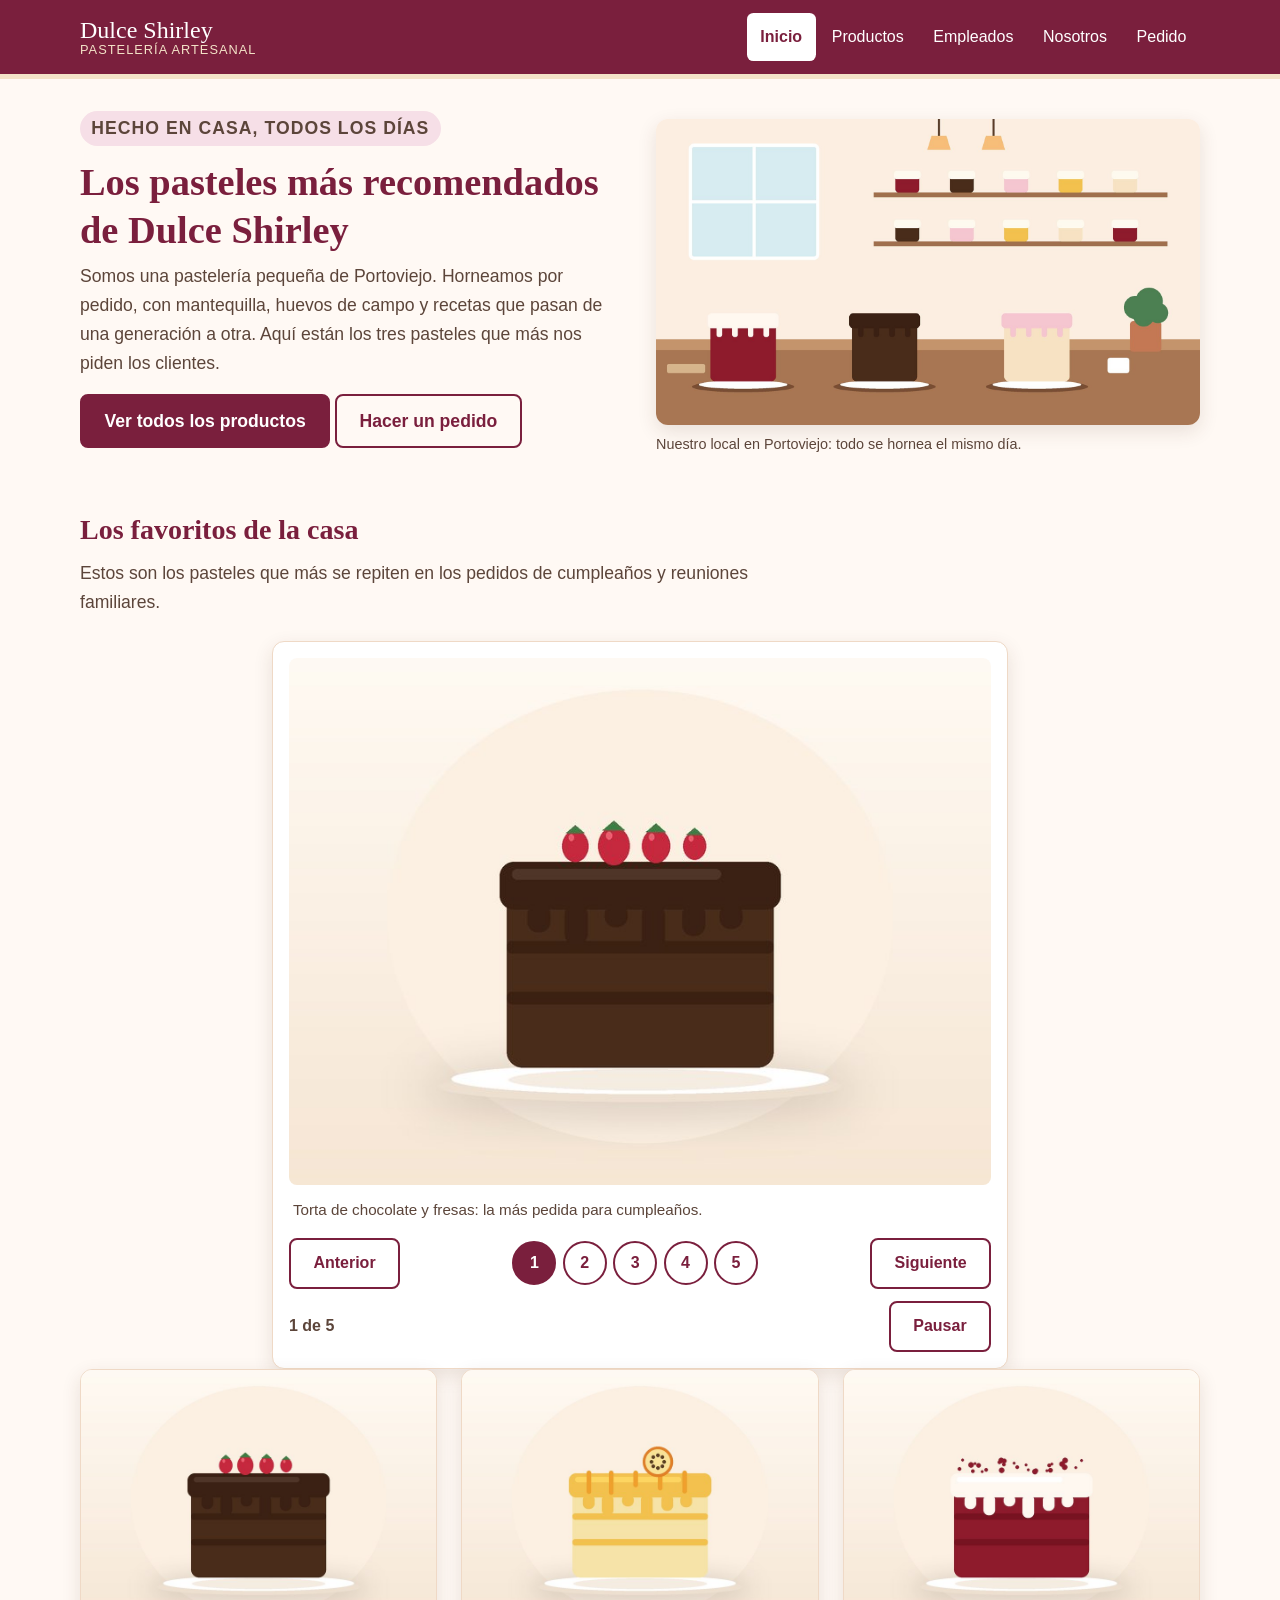
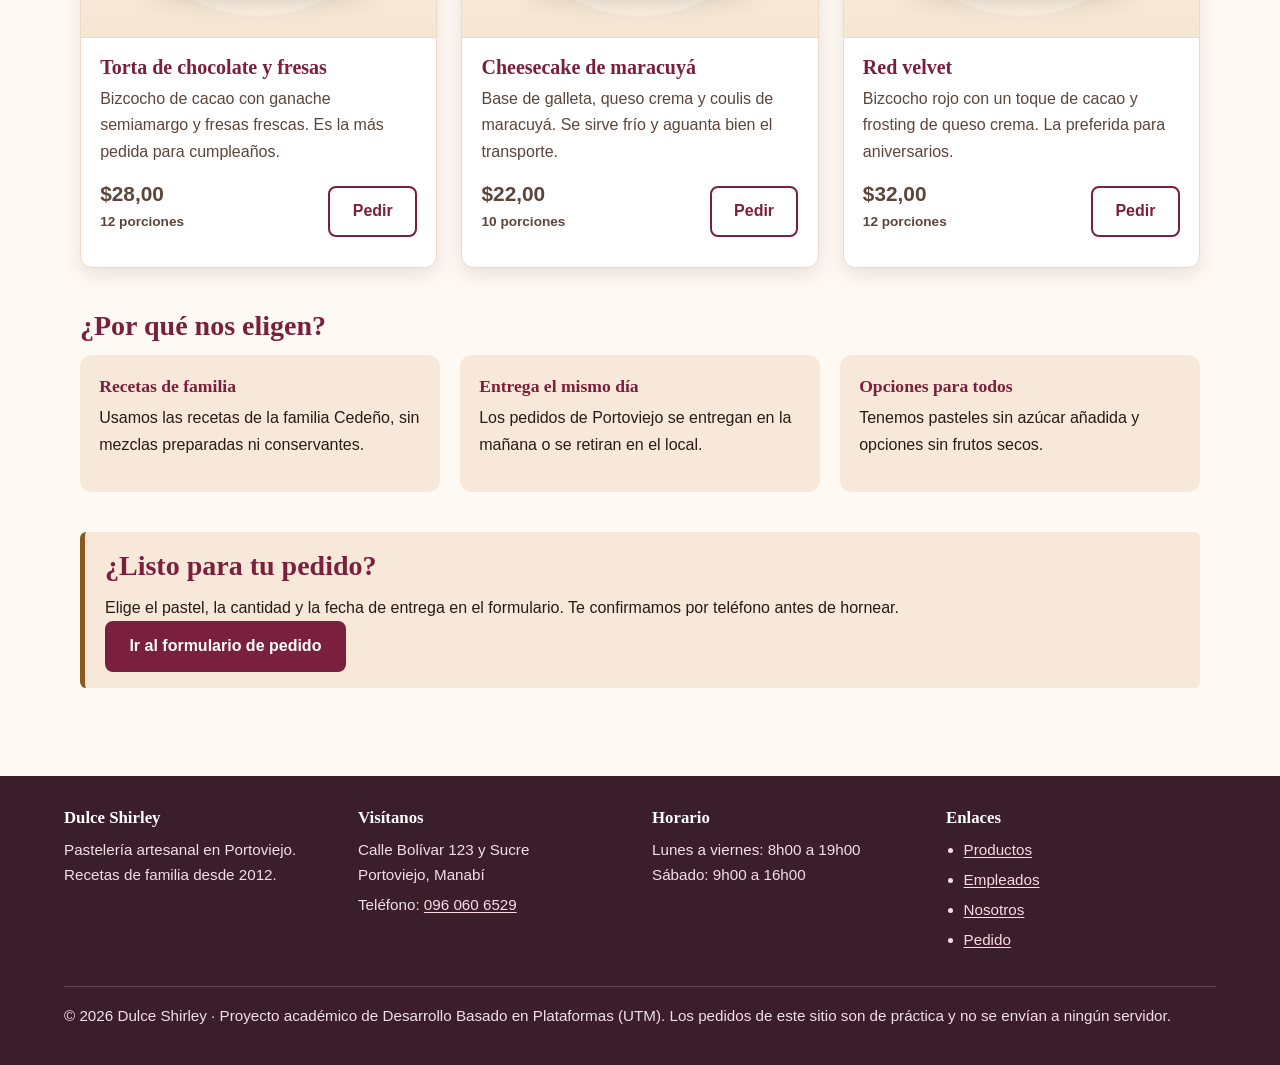
<file: index.html>
<!DOCTYPE html>
<html lang="es">

<head>
    <meta charset="utf-8">
    <meta name="viewport" content="width=device-width, initial-scale=1">
    <meta name="description" content="Dulce Shirley: pastelería artesanal en Portoviejo. Conoce los pasteles más recomendados, nuestro equipo y haz tu pedido en línea.">
    <title>Inicio | Dulce Shirley – Pastelería artesanal</title>
    <link rel="icon" href="img/favicon.svg" type="image/svg+xml">
    <link rel="stylesheet" href="css/estilos.css">
    <script src="js/menu.js" defer></script>
    <script src="js/carrusel.js" defer></script>
</head>

<body>
    <a class="saltar" href="#contenido">Saltar al contenido principal</a>

    <header class="encabezado">
        <div class="encabezado__contenido">
            <p class="marca"><a href="index.html">Dulce Shirley<span>Pastelería artesanal</span></a></p>
            <button type="button" class="menu-boton" aria-expanded="false" aria-controls="menu-principal" hidden>Menú</button>
            <nav aria-label="Menú principal">
                <ul class="menu" id="menu-principal">
                    <li><a href="index.html" aria-current="page">Inicio</a></li>
                    <li><a href="productos.html">Productos</a></li>
                    <li><a href="empleados.html">Empleados</a></li>
                    <li><a href="nosotros.html">Nosotros</a></li>
                    <li><a href="pedido.html">Pedido</a></li>
                </ul>
            </nav>
        </div>
    </header>

    <main id="contenido" tabindex="-1">
        <div class="heroe">
            <div class="heroe__texto">
                <p class="etiqueta">Hecho en casa, todos los días</p>
                <h1>Los pasteles más recomendados de Dulce Shirley</h1>
                <p>
                    Somos una pastelería pequeña de Portoviejo. Horneamos por pedido, con mantequilla,
                    huevos de campo y recetas que pasan de una generación a otra. Aquí están los tres
                    pasteles que más nos piden los clientes.
                </p>
                <p>
                    <a class="boton" href="productos.html">Ver todos los productos</a>
                    <a class="boton boton--secundario" href="pedido.html">Hacer un pedido</a>
                </p>
            </div>
            <figure class="heroe__figura">
                <img src="img/portada.jpg" width="1600" height="900"
                     alt="Mostrador de la pastelería con tres pasteles sobre platos blancos, estantes de madera y una ventana con luz de mañana.">
                <figcaption>Nuestro local en Portoviejo: todo se hornea el mismo día.</figcaption>
            </figure>
        </div>

        <section aria-labelledby="titulo-favoritos">
            <h2 id="titulo-favoritos">Los favoritos de la casa</h2>
            <p class="entrada">Estos son los pasteles que más se repiten en los pedidos de cumpleaños y reuniones familiares.</p>

            <div class="carrusel" data-carrusel role="region" aria-roledescription="carrusel"
                 aria-label="Pasteles recomendados">
                <div class="carrusel__ventana">
                    <div class="carrusel__pista">
                        <figure class="carrusel__diapositiva" aria-label="Diapositiva 1 de 5">
                            <img src="img/pastel1.jpg" width="800" height="600"
                                 alt="Torta de chocolate cubierta con ganache brillante y fresas frescas encima.">
                            <figcaption>Torta de chocolate y fresas: la más pedida para cumpleaños.</figcaption>
                        </figure>
                        <figure class="carrusel__diapositiva" aria-label="Diapositiva 2 de 5">
                            <img src="img/pastel3.jpg" width="800" height="600"
                                 alt="Torta de vainilla con buttercream rosa pálido y flores comestibles.">
                            <figcaption>Torta de vainilla con flores: la elegida para matrimonios y bautizos.</figcaption>
                        </figure>
                        <figure class="carrusel__diapositiva" aria-label="Diapositiva 3 de 5">
                            <img src="img/pastel4.jpg" width="800" height="600"
                                 alt="Torta de zanahoria con frosting de queso crema y nueces picadas encima.">
                            <figcaption>Torta de zanahoria: con nueces y frosting de queso crema.</figcaption>
                        </figure>
                        <figure class="carrusel__diapositiva" aria-label="Diapositiva 4 de 5">
                            <img src="img/pastel6.jpg" width="800" height="600"
                                 alt="Pie de limón con merengue dorado en un molde de vidrio.">
                            <figcaption>Pie de limón: el postre frío que más se lleva los fines de semana.</figcaption>
                        </figure>
                        <figure class="carrusel__diapositiva" aria-label="Diapositiva 5 de 5">
                            <img src="img/pastel8.jpg" width="800" height="600"
                                 alt="Torta red velvet de color rojo oscuro con frosting de queso crema y migas rojas encima.">
                            <figcaption>Red velvet: la preferida para aniversarios.</figcaption>
                        </figure>
                    </div>
                </div>

                <div class="carrusel__controles">
                    <button type="button" class="boton boton--secundario" data-carrusel="anterior"
                            aria-label="Diapositiva anterior">Anterior</button>
                    <div class="carrusel__puntos" role="group" aria-label="Elegir diapositiva">
                        <button type="button" class="carrusel__punto" data-ir="0" aria-label="Ir a la diapositiva 1"
                                aria-current="true">1</button>
                        <button type="button" class="carrusel__punto" data-ir="1" aria-label="Ir a la diapositiva 2">2</button>
                        <button type="button" class="carrusel__punto" data-ir="2" aria-label="Ir a la diapositiva 3">3</button>
                        <button type="button" class="carrusel__punto" data-ir="3" aria-label="Ir a la diapositiva 4">4</button>
                        <button type="button" class="carrusel__punto" data-ir="4" aria-label="Ir a la diapositiva 5">5</button>
                    </div>
                    <button type="button" class="boton boton--secundario" data-carrusel="siguiente"
                            aria-label="Diapositiva siguiente">Siguiente</button>
                </div>
                <div class="carrusel__pie">
                    <p class="carrusel__contador" aria-live="polite">1 de 5</p>
                    <button type="button" class="boton boton--secundario carrusel__pausa"
                            data-carrusel="pausa">Pausar</button>
                </div>
            </div>

            <ul class="rejilla">
                <li>
                    <article class="tarjeta">
                        <img src="img/pastel1.jpg" width="800" height="600"
                             alt="Torta de chocolate cubierta con ganache brillante y fresas frescas encima.">
                        <div class="tarjeta__cuerpo">
                            <h3>Torta de chocolate y fresas</h3>
                            <p>Bizcocho de cacao con ganache semiamargo y fresas frescas. Es la más pedida para cumpleaños.</p>
                            <div class="tarjeta__pie">
                                <p class="precio">$28,00 <span class="porcion">12 porciones</span></p>
                                <a class="boton boton--secundario" href="pedido.html?pastel=torta-chocolate">Pedir</a>
                            </div>
                        </div>
                    </article>
                </li>
                <li>
                    <article class="tarjeta">
                        <img src="img/pastel2.jpg" width="800" height="600"
                             alt="Cheesecake de maracuyá con coulis de maracuyá y una rodaja de la fruta encima.">
                        <div class="tarjeta__cuerpo">
                            <h3>Cheesecake de maracuyá</h3>
                            <p>Base de galleta, queso crema y coulis de maracuyá. Se sirve frío y aguanta bien el transporte.</p>
                            <div class="tarjeta__pie">
                                <p class="precio">$22,00 <span class="porcion">10 porciones</span></p>
                                <a class="boton boton--secundario" href="pedido.html?pastel=cheesecake-maracuya">Pedir</a>
                            </div>
                        </div>
                    </article>
                </li>
                <li>
                    <article class="tarjeta">
                        <img src="img/pastel8.jpg" width="800" height="600"
                             alt="Torta red velvet de color rojo oscuro con frosting de queso crema y migas rojas encima.">
                        <div class="tarjeta__cuerpo">
                            <h3>Red velvet</h3>
                            <p>Bizcocho rojo con un toque de cacao y frosting de queso crema. La preferida para aniversarios.</p>
                            <div class="tarjeta__pie">
                                <p class="precio">$32,00 <span class="porcion">12 porciones</span></p>
                                <a class="boton boton--secundario" href="pedido.html?pastel=red-velvet">Pedir</a>
                            </div>
                        </div>
                    </article>
                </li>
            </ul>
        </section>

        <section aria-labelledby="titulo-elegirnos">
            <h2 id="titulo-elegirnos">¿Por qué nos eligen?</h2>
            <ul class="valores">
                <li>
                    <strong>Recetas de familia</strong>
                    <p>Usamos las recetas de la familia Cedeño, sin mezclas preparadas ni conservantes.</p>
                </li>
                <li>
                    <strong>Entrega el mismo día</strong>
                    <p>Los pedidos de Portoviejo se entregan en la mañana o se retiran en el local.</p>
                </li>
                <li>
                    <strong>Opciones para todos</strong>
                    <p>Tenemos pasteles sin azúcar añadida y opciones sin frutos secos.</p>
                </li>
            </ul>
        </section>

        <section aria-labelledby="titulo-pedido">
            <div class="resumen-pedido">
                <h2 id="titulo-pedido">¿Listo para tu pedido?</h2>
                <p>
                    Elige el pastel, la cantidad y la fecha de entrega en el formulario.
                    Te confirmamos por teléfono antes de hornear.
                </p>
                <p><a class="boton" href="pedido.html">Ir al formulario de pedido</a></p>
            </div>
        </section>
    </main>

    <footer class="pie">
        <div class="pie__contenido">
            <section aria-labelledby="pie-marca">
                <h2 id="pie-marca">Dulce Shirley</h2>
                <p>Pastelería artesanal en Portoviejo. Recetas de familia desde 2012.</p>
            </section>
            <section aria-labelledby="pie-visita">
                <h2 id="pie-visita">Visítanos</h2>
                <p>Calle Bolívar 123 y Sucre<br>Portoviejo, Manabí</p>
                <p>Teléfono: <a href="tel:+593960606529">096 060 6529</a></p>
            </section>
            <section aria-labelledby="pie-horario">
                <h2 id="pie-horario">Horario</h2>
                <p>Lunes a viernes: 8h00 a 19h00<br>Sábado: 9h00 a 16h00</p>
            </section>
            <nav aria-labelledby="pie-enlaces">
                <h2 id="pie-enlaces">Enlaces</h2>
                <ul>
                    <li><a href="productos.html">Productos</a></li>
                    <li><a href="empleados.html">Empleados</a></li>
                    <li><a href="nosotros.html">Nosotros</a></li>
                    <li><a href="pedido.html">Pedido</a></li>
                </ul>
            </nav>
        </div>
        <p class="pie__legal">
            © 2026 Dulce Shirley · Proyecto académico de Desarrollo Basado en Plataformas (UTM).
            Los pedidos de este sitio son de práctica y no se envían a ningún servidor.
        </p>
    </footer>
</body>

</html>
</file>
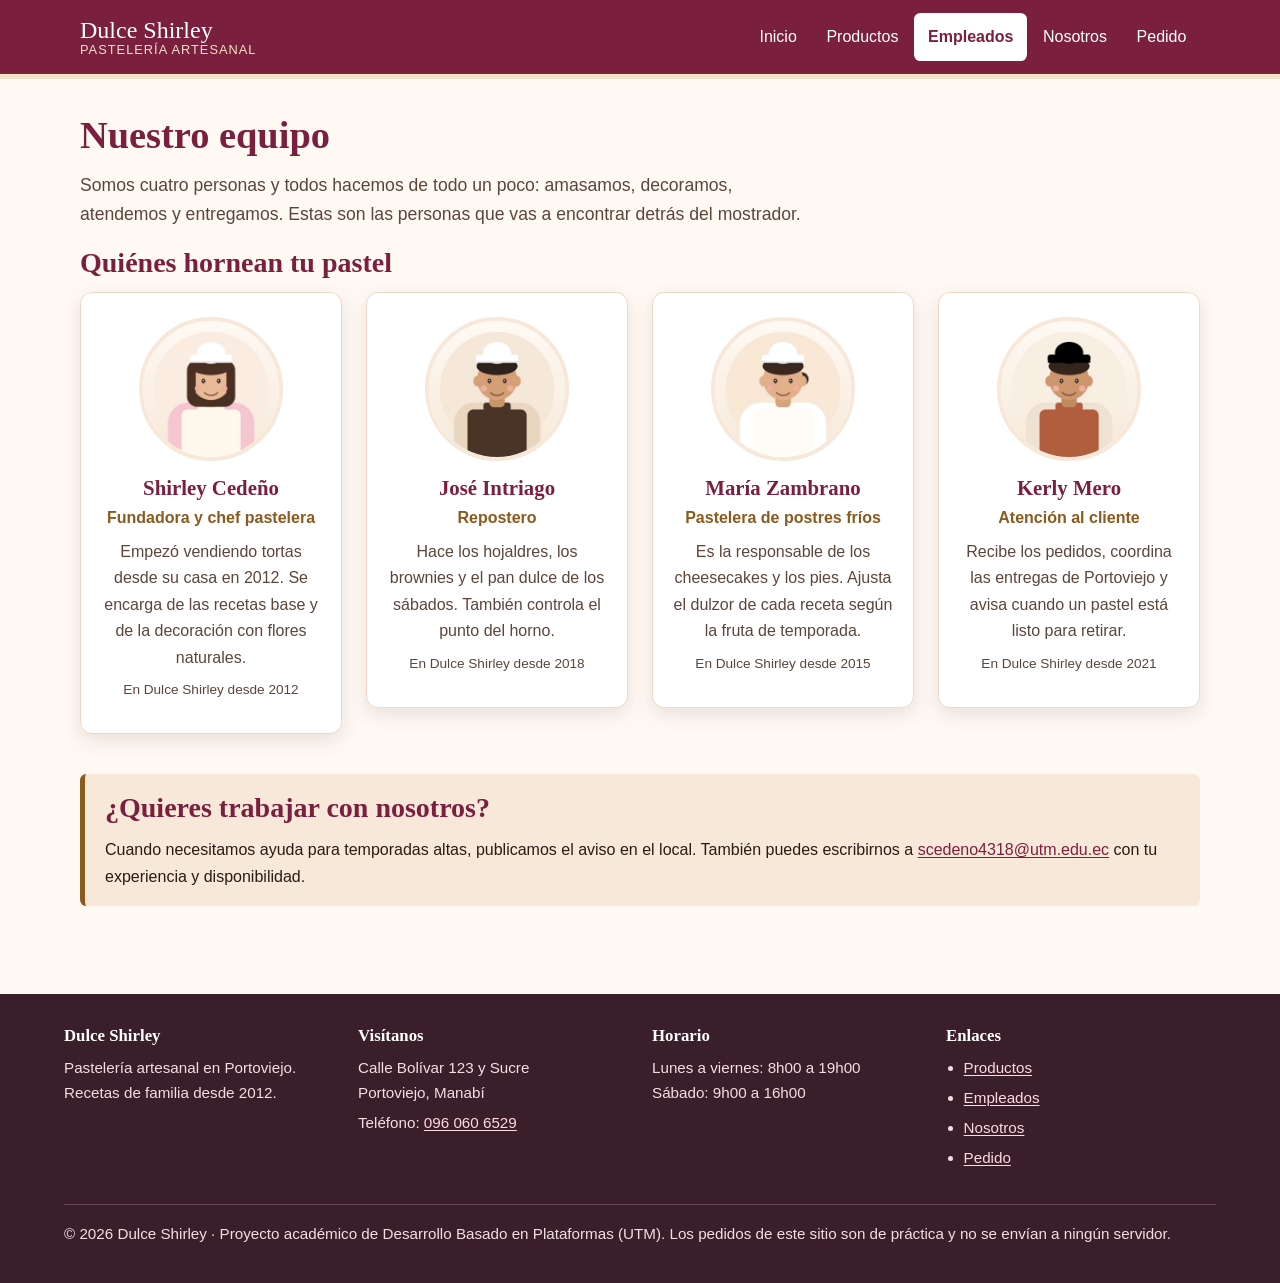
<file: empleados.html>
<!DOCTYPE html>
<html lang="es">

<head>
    <meta charset="utf-8">
    <meta name="viewport" content="width=device-width, initial-scale=1">
    <meta name="description" content="Conoce al equipo de Dulce Shirley: la chef pastelera, la pastelera de postres fríos, el repostero y la persona que atiende los pedidos.">
    <title>Empleados | Dulce Shirley – Pastelería artesanal</title>
    <link rel="icon" href="img/favicon.svg" type="image/svg+xml">
    <link rel="stylesheet" href="css/estilos.css">
    <script src="js/menu.js" defer></script>
</head>

<body>
    <a class="saltar" href="#contenido">Saltar al contenido principal</a>

    <header class="encabezado">
        <div class="encabezado__contenido">
            <p class="marca"><a href="index.html">Dulce Shirley<span>Pastelería artesanal</span></a></p>
            <button type="button" class="menu-boton" aria-expanded="false" aria-controls="menu-principal" hidden>Menú</button>
            <nav aria-label="Menú principal">
                <ul class="menu" id="menu-principal">
                    <li><a href="index.html">Inicio</a></li>
                    <li><a href="productos.html">Productos</a></li>
                    <li><a href="empleados.html" aria-current="page">Empleados</a></li>
                    <li><a href="nosotros.html">Nosotros</a></li>
                    <li><a href="pedido.html">Pedido</a></li>
                </ul>
            </nav>
        </div>
    </header>

    <main id="contenido" tabindex="-1">
        <h1>Nuestro equipo</h1>
        <p class="entrada">
            Somos cuatro personas y todos hacemos de todo un poco: amasamos, decoramos, atendemos
            y entregamos. Estas son las personas que vas a encontrar detrás del mostrador.
        </p>

        <section aria-labelledby="titulo-equipo">
            <h2 id="titulo-equipo">Quiénes hornean tu pastel</h2>

            <ul class="equipo">
                <li>
                    <article class="persona">
                        <img src="img/empleado1.jpg" width="600" height="600"
                             alt="Retrato de Shirley Cedeño, con delantal crema y gorro de cocina, en la cocina de la pastelería.">
                        <h2>Shirley Cedeño</h2>
                        <p class="cargo">Fundadora y chef pastelera</p>
                        <p>Empezó vendiendo tortas desde su casa en 2012. Se encarga de las recetas base y de la decoración con flores naturales.</p>
                        <p class="porcion">En Dulce Shirley desde 2012</p>
                    </article>
                </li>
                <li>
                    <article class="persona">
                        <img src="img/empleado2.jpg" width="600" height="600"
                             alt="Retrato de José Intriago, con delantal oscuro y gorro de cocina, frente al horno.">
                        <h2>José Intriago</h2>
                        <p class="cargo">Repostero</p>
                        <p>Hace los hojaldres, los brownies y el pan dulce de los sábados. También controla el punto del horno.</p>
                        <p class="porcion">En Dulce Shirley desde 2018</p>
                    </article>
                </li>
                <li>
                    <article class="persona">
                        <img src="img/empleado3.jpg" width="600" height="600"
                             alt="Retrato de María Zambrano, con chaqueta de chef blanca, en la pastelería.">
                        <h2>María Zambrano</h2>
                        <p class="cargo">Pastelera de postres fríos</p>
                        <p>Es la responsable de los cheesecakes y los pies. Ajusta el dulzor de cada receta según la fruta de temporada.</p>
                        <p class="porcion">En Dulce Shirley desde 2015</p>
                    </article>
                </li>
                <li>
                    <article class="persona">
                        <img src="img/empleado4.jpg" width="600" height="600"
                             alt="Retrato de Kerly Mero, con delantal color terracota, atendiendo en el mostrador.">
                        <h2>Kerly Mero</h2>
                        <p class="cargo">Atención al cliente</p>
                        <p>Recibe los pedidos, coordina las entregas de Portoviejo y avisa cuando un pastel está listo para retirar.</p>
                        <p class="porcion">En Dulce Shirley desde 2021</p>
                    </article>
                </li>
            </ul>
        </section>

        <section aria-labelledby="titulo-trabajo">
            <div class="resumen-pedido">
                <h2 id="titulo-trabajo">¿Quieres trabajar con nosotros?</h2>
                <p>
                    Cuando necesitamos ayuda para temporadas altas, publicamos el aviso en el local.
                    También puedes escribirnos a <a href="mailto:scedeno4318@utm.edu.ec">scedeno4318@utm.edu.ec</a>
                    con tu experiencia y disponibilidad.
                </p>
            </div>
        </section>
    </main>

    <footer class="pie">
        <div class="pie__contenido">
            <section aria-labelledby="pie-marca">
                <h2 id="pie-marca">Dulce Shirley</h2>
                <p>Pastelería artesanal en Portoviejo. Recetas de familia desde 2012.</p>
            </section>
            <section aria-labelledby="pie-visita">
                <h2 id="pie-visita">Visítanos</h2>
                <p>Calle Bolívar 123 y Sucre<br>Portoviejo, Manabí</p>
                <p>Teléfono: <a href="tel:+593960606529">096 060 6529</a></p>
            </section>
            <section aria-labelledby="pie-horario">
                <h2 id="pie-horario">Horario</h2>
                <p>Lunes a viernes: 8h00 a 19h00<br>Sábado: 9h00 a 16h00</p>
            </section>
            <nav aria-labelledby="pie-enlaces">
                <h2 id="pie-enlaces">Enlaces</h2>
                <ul>
                    <li><a href="productos.html">Productos</a></li>
                    <li><a href="empleados.html">Empleados</a></li>
                    <li><a href="nosotros.html">Nosotros</a></li>
                    <li><a href="pedido.html">Pedido</a></li>
                </ul>
            </nav>
        </div>
        <p class="pie__legal">
            © 2026 Dulce Shirley · Proyecto académico de Desarrollo Basado en Plataformas (UTM).
            Los pedidos de este sitio son de práctica y no se envían a ningún servidor.
        </p>
    </footer>
</body>

</html>
</file>
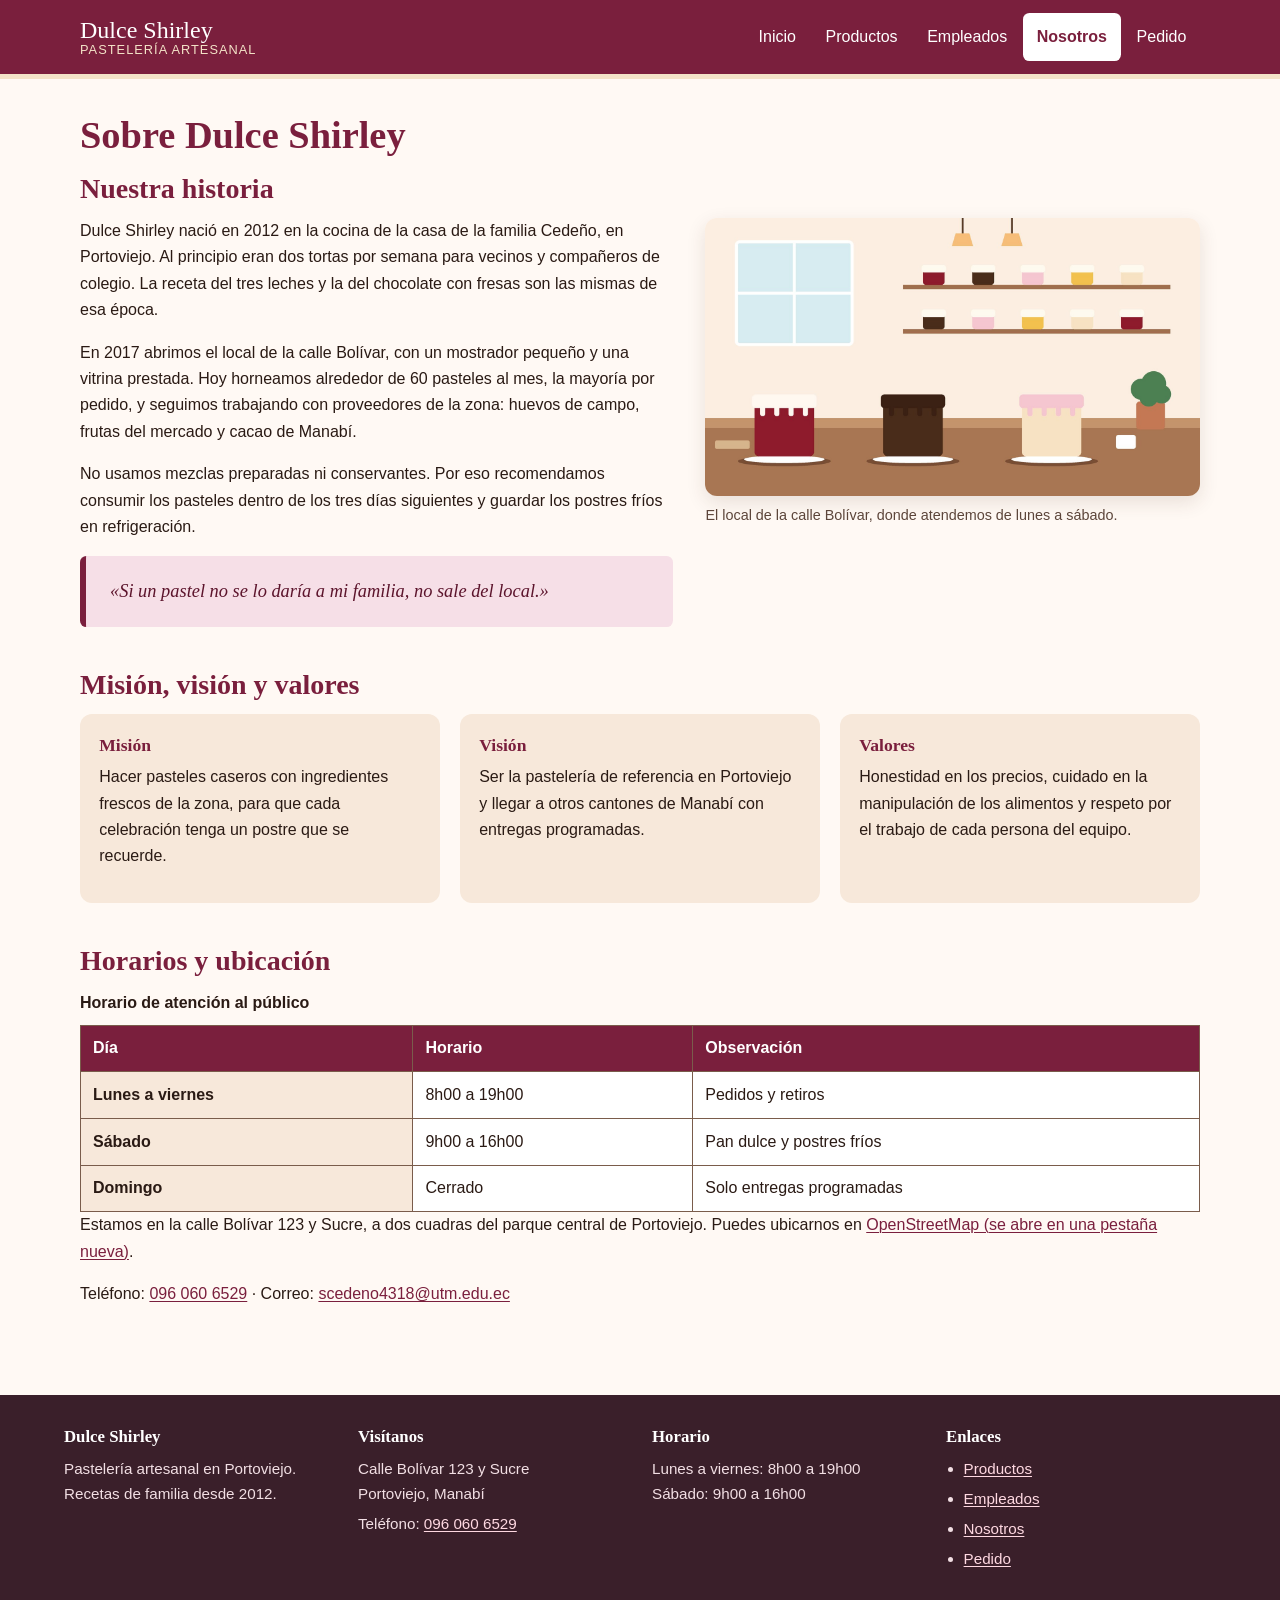
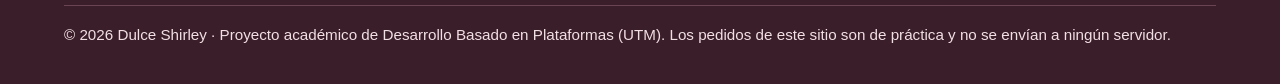
<file: nosotros.html>
<!DOCTYPE html>
<html lang="es">

<head>
    <meta charset="utf-8">
    <meta name="viewport" content="width=device-width, initial-scale=1">
    <meta name="description" content="La historia de Dulce Shirley, nuestra misión, visión, valores, horarios de atención y cómo llegar al local en Portoviejo.">
    <title>Nosotros | Dulce Shirley – Pastelería artesanal</title>
    <link rel="icon" href="img/favicon.svg" type="image/svg+xml">
    <link rel="stylesheet" href="css/estilos.css">
    <script src="js/menu.js" defer></script>
</head>

<body>
    <a class="saltar" href="#contenido">Saltar al contenido principal</a>

    <header class="encabezado">
        <div class="encabezado__contenido">
            <p class="marca"><a href="index.html">Dulce Shirley<span>Pastelería artesanal</span></a></p>
            <button type="button" class="menu-boton" aria-expanded="false" aria-controls="menu-principal" hidden>Menú</button>
            <nav aria-label="Menú principal">
                <ul class="menu" id="menu-principal">
                    <li><a href="index.html">Inicio</a></li>
                    <li><a href="productos.html">Productos</a></li>
                    <li><a href="empleados.html">Empleados</a></li>
                    <li><a href="nosotros.html" aria-current="page">Nosotros</a></li>
                    <li><a href="pedido.html">Pedido</a></li>
                </ul>
            </nav>
        </div>
    </header>

    <main id="contenido" tabindex="-1">
        <h1>Sobre Dulce Shirley</h1>

        <section aria-labelledby="titulo-historia">
            <h2 id="titulo-historia">Nuestra historia</h2>
            <div class="bloque-doble">
                <div>
                    <p>
                        Dulce Shirley nació en 2012 en la cocina de la casa de la familia Cedeño, en Portoviejo.
                        Al principio eran dos tortas por semana para vecinos y compañeros de colegio. La receta
                        del tres leches y la del chocolate con fresas son las mismas de esa época.
                    </p>
                    <p>
                        En 2017 abrimos el local de la calle Bolívar, con un mostrador pequeño y una vitrina
                        prestada. Hoy horneamos alrededor de 60 pasteles al mes, la mayoría por pedido, y
                        seguimos trabajando con proveedores de la zona: huevos de campo, frutas del mercado
                        y cacao de Manabí.
                    </p>
                    <p>
                        No usamos mezclas preparadas ni conservantes. Por eso recomendamos consumir los
                        pasteles dentro de los tres días siguientes y guardar los postres fríos en refrigeración.
                    </p>
                    <blockquote class="cita">
                        «Si un pastel no se lo daría a mi familia, no sale del local.»
                    </blockquote>
                </div>
                <figure class="heroe__figura">
                    <img src="img/portada.jpg" width="1600" height="900"
                         alt="Interior de la pastelería: mostrador de madera, vitrina con pasteles y estantes con tortas pequeñas.">
                    <figcaption>El local de la calle Bolívar, donde atendemos de lunes a sábado.</figcaption>
                </figure>
            </div>
        </section>

        <section aria-labelledby="titulo-mision">
            <h2 id="titulo-mision">Misión, visión y valores</h2>
            <ul class="valores">
                <li>
                    <strong>Misión</strong>
                    <p>Hacer pasteles caseros con ingredientes frescos de la zona, para que cada celebración tenga un postre que se recuerde.</p>
                </li>
                <li>
                    <strong>Visión</strong>
                    <p>Ser la pastelería de referencia en Portoviejo y llegar a otros cantones de Manabí con entregas programadas.</p>
                </li>
                <li>
                    <strong>Valores</strong>
                    <p>Honestidad en los precios, cuidado en la manipulación de los alimentos y respeto por el trabajo de cada persona del equipo.</p>
                </li>
            </ul>
        </section>

        <section aria-labelledby="titulo-horarios">
            <h2 id="titulo-horarios">Horarios y ubicación</h2>
            <div class="tabla-contenedor">
                <table>
                    <caption>Horario de atención al público</caption>
                    <thead>
                        <tr>
                            <th scope="col">Día</th>
                            <th scope="col">Horario</th>
                            <th scope="col">Observación</th>
                        </tr>
                    </thead>
                    <tbody>
                        <tr>
                            <th scope="row">Lunes a viernes</th>
                            <td>8h00 a 19h00</td>
                            <td>Pedidos y retiros</td>
                        </tr>
                        <tr>
                            <th scope="row">Sábado</th>
                            <td>9h00 a 16h00</td>
                            <td>Pan dulce y postres fríos</td>
                        </tr>
                        <tr>
                            <th scope="row">Domingo</th>
                            <td>Cerrado</td>
                            <td>Solo entregas programadas</td>
                        </tr>
                    </tbody>
                </table>
            </div>

            <p>
                Estamos en la calle Bolívar 123 y Sucre, a dos cuadras del parque central de Portoviejo.
                Puedes ubicarnos en
                <a href="https://www.openstreetmap.org/search?query=Portoviejo" target="_blank" rel="noopener">
                    OpenStreetMap (se abre en una pestaña nueva)</a>.
            </p>
            <p>
                Teléfono: <a href="tel:+593960606529">096 060 6529</a> ·
                Correo: <a href="mailto:scedeno4318@utm.edu.ec">scedeno4318@utm.edu.ec</a>
            </p>
        </section>
    </main>

    <footer class="pie">
        <div class="pie__contenido">
            <section aria-labelledby="pie-marca">
                <h2 id="pie-marca">Dulce Shirley</h2>
                <p>Pastelería artesanal en Portoviejo. Recetas de familia desde 2012.</p>
            </section>
            <section aria-labelledby="pie-visita">
                <h2 id="pie-visita">Visítanos</h2>
                <p>Calle Bolívar 123 y Sucre<br>Portoviejo, Manabí</p>
                <p>Teléfono: <a href="tel:+593960606529">096 060 6529</a></p>
            </section>
            <section aria-labelledby="pie-horario">
                <h2 id="pie-horario">Horario</h2>
                <p>Lunes a viernes: 8h00 a 19h00<br>Sábado: 9h00 a 16h00</p>
            </section>
            <nav aria-labelledby="pie-enlaces">
                <h2 id="pie-enlaces">Enlaces</h2>
                <ul>
                    <li><a href="productos.html">Productos</a></li>
                    <li><a href="empleados.html">Empleados</a></li>
                    <li><a href="nosotros.html">Nosotros</a></li>
                    <li><a href="pedido.html">Pedido</a></li>
                </ul>
            </nav>
        </div>
        <p class="pie__legal">
            © 2026 Dulce Shirley · Proyecto académico de Desarrollo Basado en Plataformas (UTM).
            Los pedidos de este sitio son de práctica y no se envían a ningún servidor.
        </p>
    </footer>
</body>

</html>
</file>
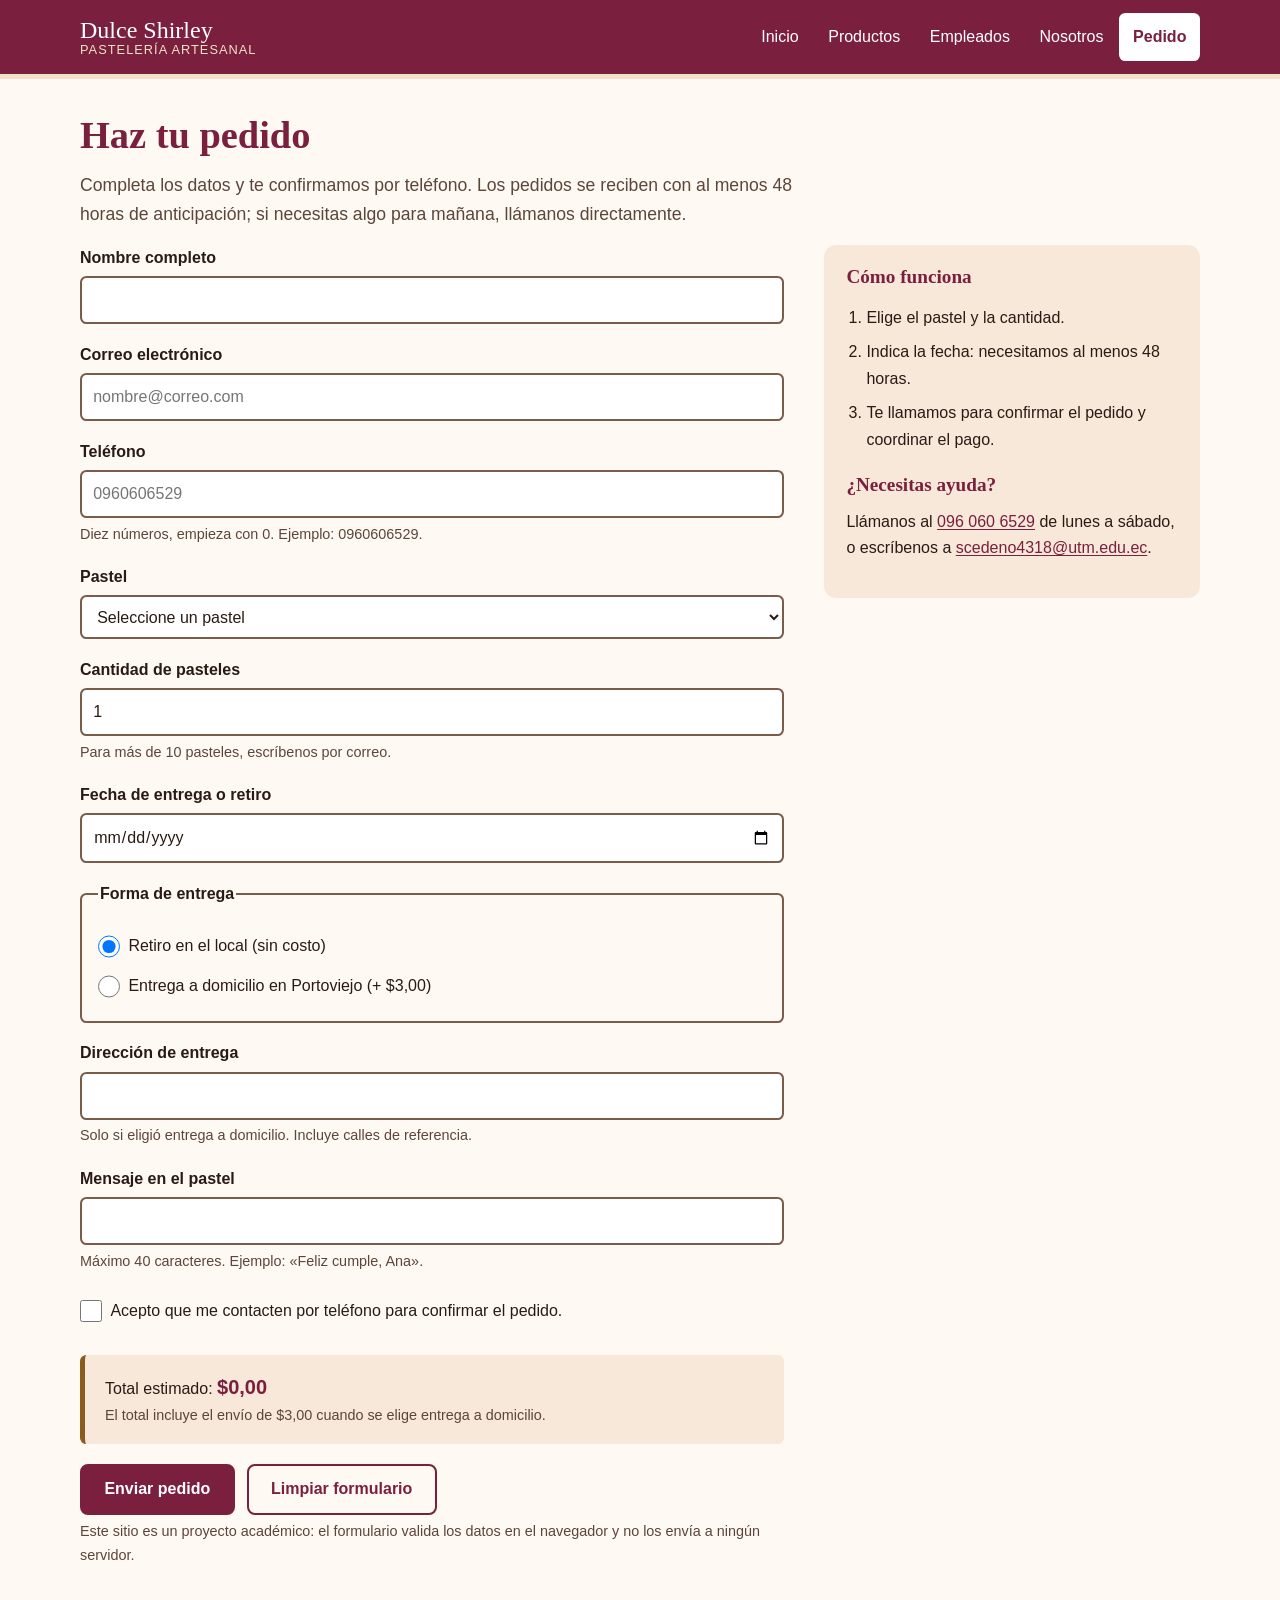
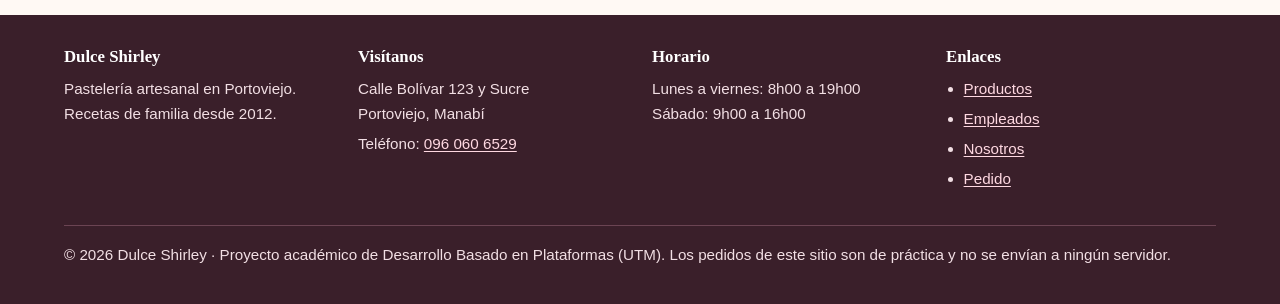
<file: pedido.html>
<!DOCTYPE html>
<html lang="es">

<head>
    <meta charset="utf-8">
    <meta name="viewport" content="width=device-width, initial-scale=1">
    <meta name="description" content="Formulario de pedido de Dulce Shirley: elige el pastel, la cantidad, la fecha y la forma de entrega. Validación con JavaScript.">
    <title>Haz tu pedido | Dulce Shirley – Pastelería artesanal</title>
    <link rel="icon" href="img/favicon.svg" type="image/svg+xml">
    <link rel="stylesheet" href="css/estilos.css">
    <script src="js/menu.js" defer></script>
    <script src="js/pedido.js" defer></script>
</head>

<body>
    <a class="saltar" href="#contenido">Saltar al contenido principal</a>

    <header class="encabezado">
        <div class="encabezado__contenido">
            <p class="marca"><a href="index.html">Dulce Shirley<span>Pastelería artesanal</span></a></p>
            <button type="button" class="menu-boton" aria-expanded="false" aria-controls="menu-principal" hidden>Menú</button>
            <nav aria-label="Menú principal">
                <ul class="menu" id="menu-principal">
                    <li><a href="index.html">Inicio</a></li>
                    <li><a href="productos.html">Productos</a></li>
                    <li><a href="empleados.html">Empleados</a></li>
                    <li><a href="nosotros.html">Nosotros</a></li>
                    <li><a href="pedido.html" aria-current="page">Pedido</a></li>
                </ul>
            </nav>
        </div>
    </header>

    <main id="contenido" tabindex="-1">
        <h1>Haz tu pedido</h1>
        <p class="entrada">
            Completa los datos y te confirmamos por teléfono. Los pedidos se reciben con al menos
            48 horas de anticipación; si necesitas algo para mañana, llámanos directamente.
        </p>

        <div id="confirmacion" class="confirmacion" tabindex="-1"></div>
        <div id="resumen-errores" class="resumen-errores" tabindex="-1"></div>

        <div class="pedido-diseno">
            <form id="formulario-pedido" class="formulario" action="#" method="post">
                <div class="campo">
                    <label for="nombre">Nombre completo</label>
                    <input type="text" id="nombre" name="nombre" autocomplete="name" required
                           aria-describedby="error-nombre">
                    <p class="error" id="error-nombre"></p>
                </div>

                <div class="campo">
                    <label for="correo">Correo electrónico</label>
                    <input type="email" id="correo" name="correo" autocomplete="email" required
                           placeholder="nombre@correo.com" aria-describedby="error-correo">
                    <p class="error" id="error-correo"></p>
                </div>

                <div class="campo">
                    <label for="telefono">Teléfono</label>
                    <input type="tel" id="telefono" name="telefono" autocomplete="tel" required
                           inputmode="tel" placeholder="0960606529"
                           aria-describedby="ayuda-telefono error-telefono">
                    <p class="ayuda" id="ayuda-telefono">Diez números, empieza con 0. Ejemplo: 0960606529.</p>
                    <p class="error" id="error-telefono"></p>
                </div>

                <div class="campo">
                    <label for="pastel">Pastel</label>
                    <select id="pastel" name="pastel" required aria-describedby="error-pastel">
                        <option value="">Seleccione un pastel</option>
                        <option value="torta-chocolate" data-precio="28">Torta de chocolate y fresas ($28,00)</option>
                        <option value="cheesecake-maracuya" data-precio="22">Cheesecake de maracuyá ($22,00)</option>
                        <option value="torta-vainilla" data-precio="30">Torta de vainilla con flores ($30,00)</option>
                        <option value="torta-zanahoria" data-precio="24">Torta de zanahoria ($24,00)</option>
                        <option value="tres-leches" data-precio="26">Torta de tres leches ($26,00)</option>
                        <option value="pie-limon" data-precio="18">Pie de limón ($18,00)</option>
                        <option value="torta-avena" data-precio="20">Torta de avena y banano ($20,00)</option>
                        <option value="red-velvet" data-precio="32">Red velvet ($32,00)</option>
                    </select>
                    <p class="error" id="error-pastel"></p>
                </div>

                <div class="campo">
                    <label for="cantidad">Cantidad de pasteles</label>
                    <input type="number" id="cantidad" name="cantidad" min="1" max="10" step="1" value="1" required
                           aria-describedby="ayuda-cantidad error-cantidad">
                    <p class="ayuda" id="ayuda-cantidad">Para más de 10 pasteles, escríbenos por correo.</p>
                    <p class="error" id="error-cantidad"></p>
                </div>

                <div class="campo">
                    <label for="fecha">Fecha de entrega o retiro</label>
                    <input type="date" id="fecha" name="fecha" required aria-describedby="error-fecha">
                    <p class="error" id="error-fecha"></p>
                </div>

                <fieldset aria-describedby="error-entrega">
                    <legend>Forma de entrega</legend>
                    <div class="opcion">
                        <input type="radio" id="retiro" name="entrega" value="retiro" checked>
                        <label for="retiro">Retiro en el local (sin costo)</label>
                    </div>
                    <div class="opcion">
                        <input type="radio" id="domicilio" name="entrega" value="domicilio">
                        <label for="domicilio">Entrega a domicilio en Portoviejo (+ $3,00)</label>
                    </div>
                    <p class="error" id="error-entrega"></p>
                </fieldset>

                <div class="campo">
                    <label for="direccion">Dirección de entrega</label>
                    <input type="text" id="direccion" name="direccion" autocomplete="address-line1"
                           aria-describedby="ayuda-direccion error-direccion">
                    <p class="ayuda" id="ayuda-direccion">Solo si eligió entrega a domicilio. Incluye calles de referencia.</p>
                    <p class="error" id="error-direccion"></p>
                </div>

                <div class="campo">
                    <label for="mensaje">Mensaje en el pastel</label>
                    <input type="text" id="mensaje" name="mensaje" maxlength="40"
                           aria-describedby="ayuda-mensaje error-mensaje">
                    <p class="ayuda" id="ayuda-mensaje">Máximo 40 caracteres. Ejemplo: «Feliz cumple, Ana».</p>
                    <p class="error" id="error-mensaje"></p>
                </div>

                <div class="opcion">
                    <input type="checkbox" id="acepto" name="acepto" required aria-describedby="error-acepto">
                    <label for="acepto">Acepto que me contacten por teléfono para confirmar el pedido.</label>
                </div>
                <p class="error" id="error-acepto"></p>

                <div class="resumen-pedido">
                    <p>Total estimado: <span class="total" id="total" aria-live="polite">$0,00</span></p>
                    <p class="ayuda">El total incluye el envío de $3,00 cuando se elige entrega a domicilio.</p>
                </div>

                <div class="acciones">
                    <button type="submit" class="boton">Enviar pedido</button>
                    <button type="reset" class="boton boton--secundario">Limpiar formulario</button>
                </div>

                <p class="ayuda">
                    Este sitio es un proyecto académico: el formulario valida los datos en el navegador
                    y no los envía a ningún servidor.
                </p>
            </form>

            <aside class="ayuda-pedido" aria-labelledby="titulo-ayuda">
                <h2 id="titulo-ayuda">Cómo funciona</h2>
                <ol>
                    <li>Elige el pastel y la cantidad.</li>
                    <li>Indica la fecha: necesitamos al menos 48 horas.</li>
                    <li>Te llamamos para confirmar el pedido y coordinar el pago.</li>
                </ol>
                <h2>¿Necesitas ayuda?</h2>
                <p>
                    Llámanos al <a href="tel:+593960606529">096 060 6529</a> de lunes a sábado,
                    o escríbenos a <a href="mailto:scedeno4318@utm.edu.ec">scedeno4318@utm.edu.ec</a>.
                </p>
            </aside>
        </div>
    </main>

    <footer class="pie">
        <div class="pie__contenido">
            <section aria-labelledby="pie-marca">
                <h2 id="pie-marca">Dulce Shirley</h2>
                <p>Pastelería artesanal en Portoviejo. Recetas de familia desde 2012.</p>
            </section>
            <section aria-labelledby="pie-visita">
                <h2 id="pie-visita">Visítanos</h2>
                <p>Calle Bolívar 123 y Sucre<br>Portoviejo, Manabí</p>
                <p>Teléfono: <a href="tel:+593960606529">096 060 6529</a></p>
            </section>
            <section aria-labelledby="pie-horario">
                <h2 id="pie-horario">Horario</h2>
                <p>Lunes a viernes: 8h00 a 19h00<br>Sábado: 9h00 a 16h00</p>
            </section>
            <nav aria-labelledby="pie-enlaces">
                <h2 id="pie-enlaces">Enlaces</h2>
                <ul>
                    <li><a href="productos.html">Productos</a></li>
                    <li><a href="empleados.html">Empleados</a></li>
                    <li><a href="nosotros.html">Nosotros</a></li>
                    <li><a href="pedido.html">Pedido</a></li>
                </ul>
            </nav>
        </div>
        <p class="pie__legal">
            © 2026 Dulce Shirley · Proyecto académico de Desarrollo Basado en Plataformas (UTM).
            Los pedidos de este sitio son de práctica y no se envían a ningún servidor.
        </p>
    </footer>
</body>

</html>
</file>
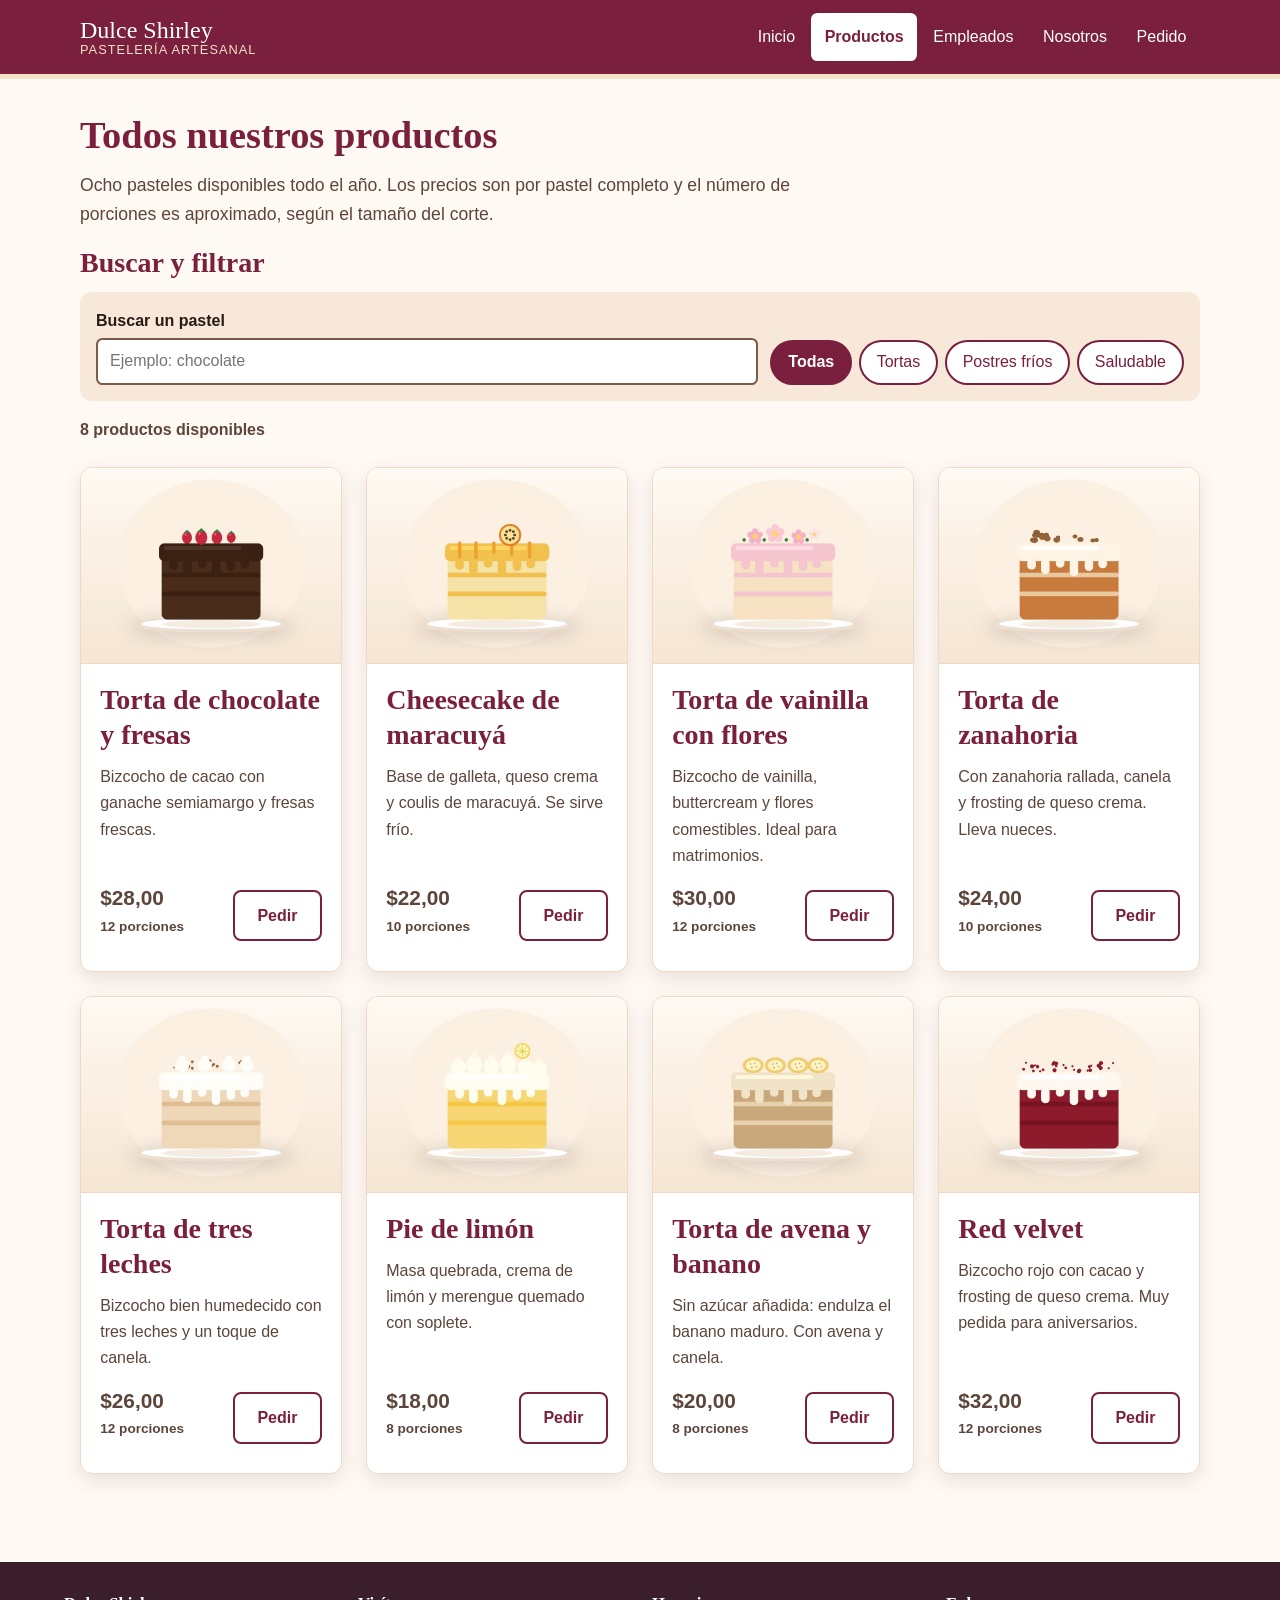
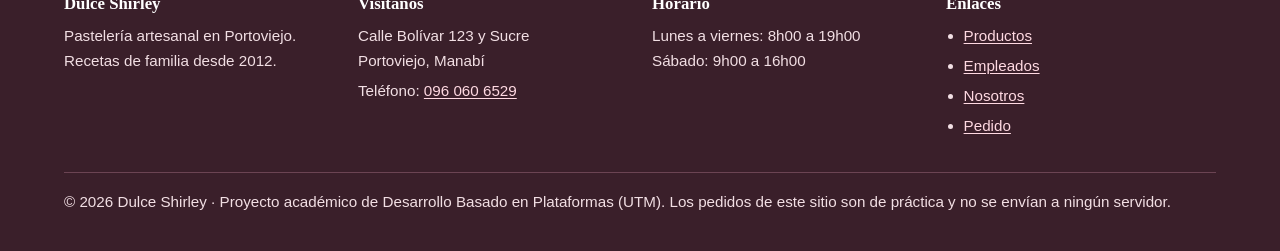
<file: productos.html>
<!DOCTYPE html>
<html lang="es">

<head>
    <meta charset="utf-8">
    <meta name="viewport" content="width=device-width, initial-scale=1">
    <meta name="description" content="Catálogo completo de Dulce Shirley: tortas, cheesecakes, pies y opciones sin azúcar añadida, con precios y número de porciones.">
    <title>Productos | Dulce Shirley – Pastelería artesanal</title>
    <link rel="icon" href="img/favicon.svg" type="image/svg+xml">
    <link rel="stylesheet" href="css/estilos.css">
    <script src="js/menu.js" defer></script>
    <script src="js/productos.js" defer></script>
</head>

<body>
    <a class="saltar" href="#contenido">Saltar al contenido principal</a>

    <header class="encabezado">
        <div class="encabezado__contenido">
            <p class="marca"><a href="index.html">Dulce Shirley<span>Pastelería artesanal</span></a></p>
            <button type="button" class="menu-boton" aria-expanded="false" aria-controls="menu-principal" hidden>Menú</button>
            <nav aria-label="Menú principal">
                <ul class="menu" id="menu-principal">
                    <li><a href="index.html">Inicio</a></li>
                    <li><a href="productos.html" aria-current="page">Productos</a></li>
                    <li><a href="empleados.html">Empleados</a></li>
                    <li><a href="nosotros.html">Nosotros</a></li>
                    <li><a href="pedido.html">Pedido</a></li>
                </ul>
            </nav>
        </div>
    </header>

    <main id="contenido" tabindex="-1">
        <h1>Todos nuestros productos</h1>
        <p class="entrada">
            Ocho pasteles disponibles todo el año. Los precios son por pastel completo y el número de
            porciones es aproximado, según el tamaño del corte.
        </p>

        <section aria-labelledby="titulo-catalogo">
            <h2 id="titulo-catalogo">Buscar y filtrar</h2>

            <div class="filtros">
                <div class="filtros__campo">
                    <label for="buscador">Buscar un pastel</label>
                    <input type="search" id="buscador" name="buscador" placeholder="Ejemplo: chocolate"
                           autocomplete="off">
                </div>
                <div class="grupo-botones">
                    <button type="button" class="filtro" data-filtro="todas" aria-pressed="true">Todas</button>
                    <button type="button" class="filtro" data-filtro="tortas" aria-pressed="false">Tortas</button>
                    <button type="button" class="filtro" data-filtro="postres-frios" aria-pressed="false">Postres fríos</button>
                    <button type="button" class="filtro" data-filtro="saludable" aria-pressed="false">Saludable</button>
                </div>
            </div>

            <p class="contador" id="contador" aria-live="polite">8 productos disponibles</p>

            <ul class="rejilla" id="lista-productos">
                <li data-categoria="tortas" data-nombre="torta de chocolate y fresas">
                    <article class="tarjeta">
                        <img src="img/pastel1.jpg" width="800" height="600"
                             alt="Torta de chocolate cubierta con ganache brillante y fresas frescas encima.">
                        <div class="tarjeta__cuerpo">
                            <h2>Torta de chocolate y fresas</h2>
                            <p>Bizcocho de cacao con ganache semiamargo y fresas frescas.</p>
                            <div class="tarjeta__pie">
                                <p class="precio">$28,00 <span class="porcion">12 porciones</span></p>
                                <a class="boton boton--secundario" href="pedido.html?pastel=torta-chocolate">Pedir</a>
                            </div>
                        </div>
                    </article>
                </li>
                <li data-categoria="postres-frios" data-nombre="cheesecake de maracuya">
                    <article class="tarjeta">
                        <img src="img/pastel2.jpg" width="800" height="600"
                             alt="Cheesecake de maracuyá con coulis de maracuyá y una rodaja de la fruta encima.">
                        <div class="tarjeta__cuerpo">
                            <h2>Cheesecake de maracuyá</h2>
                            <p>Base de galleta, queso crema y coulis de maracuyá. Se sirve frío.</p>
                            <div class="tarjeta__pie">
                                <p class="precio">$22,00 <span class="porcion">10 porciones</span></p>
                                <a class="boton boton--secundario" href="pedido.html?pastel=cheesecake-maracuya">Pedir</a>
                            </div>
                        </div>
                    </article>
                </li>
                <li data-categoria="tortas" data-nombre="torta de vainilla con flores">
                    <article class="tarjeta">
                        <img src="img/pastel3.jpg" width="800" height="600"
                             alt="Torta de vainilla con buttercream rosa pálido y flores comestibles.">
                        <div class="tarjeta__cuerpo">
                            <h2>Torta de vainilla con flores</h2>
                            <p>Bizcocho de vainilla, buttercream y flores comestibles. Ideal para matrimonios.</p>
                            <div class="tarjeta__pie">
                                <p class="precio">$30,00 <span class="porcion">12 porciones</span></p>
                                <a class="boton boton--secundario" href="pedido.html?pastel=torta-vainilla">Pedir</a>
                            </div>
                        </div>
                    </article>
                </li>
                <li data-categoria="tortas" data-nombre="torta de zanahoria">
                    <article class="tarjeta">
                        <img src="img/pastel4.jpg" width="800" height="600"
                             alt="Torta de zanahoria con frosting de queso crema y nueces picadas encima.">
                        <div class="tarjeta__cuerpo">
                            <h2>Torta de zanahoria</h2>
                            <p>Con zanahoria rallada, canela y frosting de queso crema. Lleva nueces.</p>
                            <div class="tarjeta__pie">
                                <p class="precio">$24,00 <span class="porcion">10 porciones</span></p>
                                <a class="boton boton--secundario" href="pedido.html?pastel=torta-zanahoria">Pedir</a>
                            </div>
                        </div>
                    </article>
                </li>
                <li data-categoria="tortas" data-nombre="torta de tres leches">
                    <article class="tarjeta">
                        <img src="img/pastel5.jpg" width="800" height="600"
                             alt="Torta de tres leches con crema batida y canela espolvoreada.">
                        <div class="tarjeta__cuerpo">
                            <h2>Torta de tres leches</h2>
                            <p>Bizcocho bien humedecido con tres leches y un toque de canela.</p>
                            <div class="tarjeta__pie">
                                <p class="precio">$26,00 <span class="porcion">12 porciones</span></p>
                                <a class="boton boton--secundario" href="pedido.html?pastel=tres-leches">Pedir</a>
                            </div>
                        </div>
                    </article>
                </li>
                <li data-categoria="postres-frios" data-nombre="pie de limon">
                    <article class="tarjeta">
                        <img src="img/pastel6.jpg" width="800" height="600"
                             alt="Pie de limón con merengue dorado en un molde de vidrio.">
                        <div class="tarjeta__cuerpo">
                            <h2>Pie de limón</h2>
                            <p>Masa quebrada, crema de limón y merengue quemado con soplete.</p>
                            <div class="tarjeta__pie">
                                <p class="precio">$18,00 <span class="porcion">8 porciones</span></p>
                                <a class="boton boton--secundario" href="pedido.html?pastel=pie-limon">Pedir</a>
                            </div>
                        </div>
                    </article>
                </li>
                <li data-categoria="saludable" data-nombre="torta de avena y banano">
                    <article class="tarjeta">
                        <img src="img/pastel7.jpg" width="800" height="600"
                             alt="Torta de avena y banano sin azúcar añadida, con rodajas de banano encima.">
                        <div class="tarjeta__cuerpo">
                            <h2>Torta de avena y banano</h2>
                            <p>Sin azúcar añadida: endulza el banano maduro. Con avena y canela.</p>
                            <div class="tarjeta__pie">
                                <p class="precio">$20,00 <span class="porcion">8 porciones</span></p>
                                <a class="boton boton--secundario" href="pedido.html?pastel=torta-avena">Pedir</a>
                            </div>
                        </div>
                    </article>
                </li>
                <li data-categoria="tortas" data-nombre="red velvet">
                    <article class="tarjeta">
                        <img src="img/pastel8.jpg" width="800" height="600"
                             alt="Torta red velvet de color rojo oscuro con frosting de queso crema y migas rojas encima.">
                        <div class="tarjeta__cuerpo">
                            <h2>Red velvet</h2>
                            <p>Bizcocho rojo con cacao y frosting de queso crema. Muy pedida para aniversarios.</p>
                            <div class="tarjeta__pie">
                                <p class="precio">$32,00 <span class="porcion">12 porciones</span></p>
                                <a class="boton boton--secundario" href="pedido.html?pastel=red-velvet">Pedir</a>
                            </div>
                        </div>
                    </article>
                </li>
            </ul>

            <p class="aviso-vacio" id="sin-resultados" hidden>
                No encontramos pasteles con ese nombre. Prueba con otra palabra o cambia el filtro.
            </p>
        </section>
    </main>

    <footer class="pie">
        <div class="pie__contenido">
            <section aria-labelledby="pie-marca">
                <h2 id="pie-marca">Dulce Shirley</h2>
                <p>Pastelería artesanal en Portoviejo. Recetas de familia desde 2012.</p>
            </section>
            <section aria-labelledby="pie-visita">
                <h2 id="pie-visita">Visítanos</h2>
                <p>Calle Bolívar 123 y Sucre<br>Portoviejo, Manabí</p>
                <p>Teléfono: <a href="tel:+593960606529">096 060 6529</a></p>
            </section>
            <section aria-labelledby="pie-horario">
                <h2 id="pie-horario">Horario</h2>
                <p>Lunes a viernes: 8h00 a 19h00<br>Sábado: 9h00 a 16h00</p>
            </section>
            <nav aria-labelledby="pie-enlaces">
                <h2 id="pie-enlaces">Enlaces</h2>
                <ul>
                    <li><a href="productos.html">Productos</a></li>
                    <li><a href="empleados.html">Empleados</a></li>
                    <li><a href="nosotros.html">Nosotros</a></li>
                    <li><a href="pedido.html">Pedido</a></li>
                </ul>
            </nav>
        </div>
        <p class="pie__legal">
            © 2026 Dulce Shirley · Proyecto académico de Desarrollo Basado en Plataformas (UTM).
            Los pedidos de este sitio son de práctica y no se envían a ningún servidor.
        </p>
    </footer>
</body>

</html>
</file>
<file: css/estilos.css>
:root {
    --tinta: #2a1a14;
    --tinta-suave: #5c453a;
    --crema: #fff9f4;
    --crema-2: #f7e8da;
    --crema-3: #efd9c6;
    --frambuesa: #7a1f3d;
    --frambuesa-osc: #5c142c;
    --frambuesa-claro: #f6dfe7;
    --dorado: #8a5a1e;
    --dorado-claro: #f3e2c7;
    --error: #a4161a;
    --exito: #1b5e20;
    --foco: #0b4f8a;
    --borde: #7a5c4b;
    --blanco: #ffffff;
    --sombra: 0 0.4rem 1.2rem rgba(74, 44, 26, 0.12);
    --radio: 0.75rem;
}

*,
*::before,
*::after {
    box-sizing: border-box;
}

[hidden] {
    display: none !important;
}

html {
    font-size: 100%;
}

body {
    margin: 0;
    font-family: "Segoe UI", Roboto, Arial, Helvetica, sans-serif;
    font-size: 1rem;
    line-height: 1.65;
    color: var(--tinta);
    background-color: var(--crema);
}

h1,
h2,
h3,
h4 {
    font-family: Georgia, "Times New Roman", serif;
    line-height: 1.25;
    color: var(--frambuesa);
    margin-top: 0;
}

h1 {
    font-size: 2.4rem;
    margin-bottom: 0.75rem;
}

h2 {
    font-size: 1.75rem;
    margin-bottom: 0.75rem;
}

h3 {
    font-size: 1.25rem;
    margin-bottom: 0.4rem;
}

p {
    margin-top: 0;
    margin-bottom: 1rem;
}

img {
    display: block;
    max-width: 100%;
    height: auto;
}

a {
    color: var(--frambuesa);
    text-decoration-thickness: 0.08em;
    text-underline-offset: 0.15em;
}

a:hover {
    color: var(--frambuesa-osc);
    text-decoration-thickness: 0.16em;
}

ul,
ol {
    padding-left: 1.25rem;
}

.saltar {
    position: absolute;
    left: 0.5rem;
    top: -4rem;
    z-index: 20;
    padding: 0.75rem 1.25rem;
    color: var(--blanco);
    background-color: var(--frambuesa-osc);
    border-radius: 0 0 var(--radio) var(--radio);
    font-weight: bold;
}

.saltar:focus {
    top: 0;
}

.encabezado {
    background-color: var(--frambuesa);
    color: var(--blanco);
    border-bottom: 0.35rem solid var(--dorado-claro);
}

.encabezado__contenido {
    max-width: 72rem;
    margin: 0 auto;
    padding: 0.6rem 1rem;
    display: flex;
    flex-wrap: wrap;
    align-items: center;
    justify-content: space-between;
    gap: 0.5rem;
}

.marca {
    margin: 0;
    font-family: Georgia, "Times New Roman", serif;
    font-size: 1.5rem;
    line-height: 1.1;
}

.marca a {
    display: inline-block;
    min-height: 2.75rem;
    padding: 0.45rem 0;
    color: var(--blanco);
    text-decoration: none;
}

.marca span {
    display: block;
    font-family: "Segoe UI", Roboto, Arial, sans-serif;
    font-size: 0.8rem;
    font-weight: normal;
    letter-spacing: 0.08em;
    text-transform: uppercase;
    color: var(--dorado-claro);
}

.menu-boton {
    display: none;
    min-width: 2.75rem;
    min-height: 2.75rem;
    padding: 0.5rem 0.9rem;
    font: inherit;
    font-weight: bold;
    color: var(--frambuesa);
    background-color: var(--blanco);
    border: 2px solid var(--blanco);
    border-radius: 0.4rem;
    cursor: pointer;
}

.menu {
    margin: 0;
    padding: 0;
    list-style: none;
    display: flex;
    flex-wrap: wrap;
    gap: 0.15rem;
}

.menu a {
    display: inline-block;
    min-height: 2.75rem;
    padding: 0.65rem 0.85rem;
    color: var(--blanco);
    text-decoration: none;
    border-radius: 0.4rem;
}

.menu a:hover {
    background-color: rgba(255, 255, 255, 0.16);
    color: var(--blanco);
    text-decoration: underline;
}

.menu a[aria-current="page"] {
    color: var(--frambuesa);
    background-color: var(--blanco);
    font-weight: bold;
}

main {
    display: block;
    max-width: 72rem;
    margin: 0 auto;
    padding: 2rem 1rem 3rem;
}

section {
    margin-bottom: 2.5rem;
}

.entrada {
    max-width: 46rem;
    font-size: 1.1rem;
    color: var(--tinta-suave);
}

.heroe {
    display: grid;
    grid-template-columns: 1fr 1fr;
    gap: 2rem;
    align-items: center;
    margin-bottom: 3rem;
}

.heroe__texto h1 {
    margin-bottom: 0.5rem;
}

.heroe__texto p {
    font-size: 1.1rem;
    color: var(--tinta-suave);
}

.heroe__figura {
    margin: 0;
}

.heroe__figura img {
    width: 100%;
    border-radius: var(--radio);
    box-shadow: var(--sombra);
}

.heroe__figura figcaption {
    margin-top: 0.5rem;
    font-size: 0.9rem;
    color: var(--tinta-suave);
}

.etiqueta {
    display: inline-block;
    margin-bottom: 0.75rem;
    padding: 0.2rem 0.7rem;
    font-size: 0.85rem;
    font-weight: bold;
    letter-spacing: 0.06em;
    text-transform: uppercase;
    color: var(--frambuesa-osc);
    background-color: var(--frambuesa-claro);
    border-radius: 2rem;
}

.boton {
    display: inline-block;
    min-height: 2.75rem;
    padding: 0.65rem 1.4rem;
    font: inherit;
    font-weight: bold;
    text-align: center;
    text-decoration: none;
    color: var(--blanco);
    background-color: var(--frambuesa);
    border: 2px solid var(--frambuesa);
    border-radius: 0.5rem;
    cursor: pointer;
}

.boton:hover {
    color: var(--blanco);
    background-color: var(--frambuesa-osc);
    border-color: #4a0f23;
}

.boton--claro {
    color: var(--frambuesa);
    background-color: var(--blanco);
}

.boton--claro:hover {
    color: var(--frambuesa-osc);
    background-color: var(--crema-2);
}

.boton--secundario {
    color: var(--frambuesa);
    background-color: transparent;
    border-color: var(--frambuesa);
}

.boton--secundario:hover {
    color: var(--blanco);
    background-color: var(--frambuesa);
}

.rejilla {
    display: grid;
    grid-template-columns: repeat(auto-fit, minmax(15rem, 1fr));
    gap: 1.5rem;
    padding: 0;
    margin: 0;
    list-style: none;
}

.tarjeta {
    display: flex;
    flex-direction: column;
    height: 100%;
    overflow: hidden;
    background-color: var(--blanco);
    border: 1px solid var(--crema-3);
    border-radius: var(--radio);
    box-shadow: var(--sombra);
}

.tarjeta img {
    width: 100%;
    border-bottom: 1px solid var(--crema-3);
}

.tarjeta__cuerpo {
    display: flex;
    flex-direction: column;
    flex-grow: 1;
    padding: 1.1rem 1.2rem 1.3rem;
}

.tarjeta__cuerpo h3 {
    margin-bottom: 0.35rem;
}

.tarjeta__cuerpo p {
    margin-bottom: 0.75rem;
    color: var(--tinta-suave);
}

.tarjeta__pie {
    margin-top: auto;
    display: flex;
    flex-wrap: wrap;
    align-items: center;
    justify-content: space-between;
    gap: 0.5rem;
}

.precio {
    font-size: 1.3rem;
    font-weight: bold;
    color: var(--frambuesa);
}

.porcion {
    display: block;
    font-size: 0.85rem;
    color: var(--tinta-suave);
}

.filtros {
    display: flex;
    flex-wrap: wrap;
    align-items: end;
    gap: 0.75rem;
    padding: 1rem;
    margin-bottom: 1rem;
    background-color: var(--crema-2);
    border-radius: var(--radio);
}

.filtros__campo {
    flex-grow: 1;
    min-width: 12rem;
}

.filtros label {
    display: block;
    font-weight: bold;
    margin-bottom: 0.25rem;
}

.filtros input {
    width: 100%;
    min-height: 2.75rem;
    padding: 0.5rem 0.75rem;
    font: inherit;
    color: var(--tinta);
    background-color: var(--blanco);
    border: 2px solid var(--borde);
    border-radius: 0.4rem;
}

.grupo-botones {
    display: flex;
    flex-wrap: wrap;
    gap: 0.4rem;
}

.filtro {
    min-height: 2.75rem;
    padding: 0.45rem 1rem;
    font: inherit;
    color: var(--frambuesa);
    background-color: var(--blanco);
    border: 2px solid var(--frambuesa);
    border-radius: 2rem;
    cursor: pointer;
}

.filtro:hover {
    background-color: var(--frambuesa-claro);
}

.filtro[aria-pressed="true"] {
    color: var(--blanco);
    background-color: var(--frambuesa);
    font-weight: bold;
}

.contador {
    margin: 0 0 1.5rem;
    font-weight: bold;
    color: var(--tinta-suave);
}

.aviso-vacio {
    padding: 1rem 1.25rem;
    background-color: var(--crema-2);
    border-left: 0.3rem solid var(--dorado);
    border-radius: 0.4rem;
}

.equipo {
    display: grid;
    grid-template-columns: repeat(auto-fit, minmax(14rem, 1fr));
    gap: 1.5rem;
    padding: 0;
    margin: 0;
    list-style: none;
}

.persona {
    padding: 1.5rem 1.25rem;
    text-align: center;
    background-color: var(--blanco);
    border: 1px solid var(--crema-3);
    border-radius: var(--radio);
    box-shadow: var(--sombra);
}

.persona img {
    width: 9rem;
    height: 9rem;
    margin: 0 auto 0.9rem;
    border: 0.3rem solid var(--crema-2);
    border-radius: 50%;
}

.persona h2 {
    font-size: 1.3rem;
    margin-bottom: 0.2rem;
}

.persona .cargo {
    margin-bottom: 0.5rem;
    font-weight: bold;
    color: var(--dorado);
}

.persona p {
    margin-bottom: 0.5rem;
    color: var(--tinta-suave);
}

.bloque-doble {
    display: grid;
    grid-template-columns: 1.2fr 1fr;
    gap: 2rem;
    align-items: start;
}

.cita {
    padding: 1.25rem 1.5rem;
    margin: 0;
    font-family: Georgia, "Times New Roman", serif;
    font-size: 1.15rem;
    font-style: italic;
    color: var(--frambuesa-osc);
    background-color: var(--frambuesa-claro);
    border-left: 0.4rem solid var(--frambuesa);
    border-radius: 0.4rem;
}

.valores {
    display: grid;
    grid-template-columns: repeat(auto-fit, minmax(13rem, 1fr));
    gap: 1.25rem;
    padding: 0;
    margin: 0;
    list-style: none;
}

.valores li {
    padding: 1.1rem 1.2rem;
    background-color: var(--crema-2);
    border-radius: var(--radio);
}

.valores strong {
    display: block;
    margin-bottom: 0.25rem;
    font-family: Georgia, "Times New Roman", serif;
    font-size: 1.1rem;
    color: var(--frambuesa);
}

.tabla-contenedor {
    overflow-x: auto;
}

table {
    width: 100%;
    min-width: 26rem;
    border-collapse: collapse;
    background-color: var(--blanco);
}

caption {
    margin-bottom: 0.5rem;
    font-weight: bold;
    text-align: left;
    color: var(--tinta);
}

th,
td {
    padding: 0.6rem 0.75rem;
    border: 1px solid var(--borde);
    text-align: left;
}

thead th {
    color: var(--blanco);
    background-color: var(--frambuesa);
}

tbody th {
    background-color: var(--crema-2);
}

.formulario {
    max-width: 44rem;
}

.pedido-diseno {
    display: grid;
    grid-template-columns: 44rem 1fr;
    gap: 2.5rem;
    align-items: start;
}

.ayuda-pedido {
    padding: 1.25rem 1.4rem;
    background-color: var(--crema-2);
    border-radius: var(--radio);
}

.ayuda-pedido h2 {
    font-size: 1.2rem;
}

.ayuda-pedido ol {
    margin-bottom: 1.25rem;
}

.ayuda-pedido li {
    margin-bottom: 0.5rem;
}

.campo {
    margin-bottom: 1.1rem;
}

.campo label,
legend {
    display: block;
    margin-bottom: 0.3rem;
    font-weight: bold;
}

.campo input,
.campo select,
.campo textarea {
    width: 100%;
    min-height: 2.75rem;
    padding: 0.55rem 0.7rem;
    font: inherit;
    color: var(--tinta);
    background-color: var(--blanco);
    border: 2px solid var(--borde);
    border-radius: 0.4rem;
}

.campo textarea {
    min-height: 6rem;
    resize: vertical;
}

fieldset {
    margin: 0 0 1.1rem;
    padding: 0.9rem 1rem;
    border: 2px solid var(--borde);
    border-radius: 0.4rem;
}

.opcion {
    display: flex;
    align-items: center;
    gap: 0.5rem;
    min-height: 2.5rem;
}

.opcion input {
    width: 1.4rem;
    height: 1.4rem;
    margin: 0;
}

.ayuda {
    margin: 0.3rem 0 0;
    font-size: 0.9rem;
    color: var(--tinta-suave);
}

.error {
    margin: 0.3rem 0 0;
    font-weight: bold;
    color: var(--error);
}

.error:empty {
    display: none;
}

.campo input[aria-invalid="true"],
.campo select[aria-invalid="true"],
.campo textarea[aria-invalid="true"] {
    border-color: var(--error);
    border-width: 3px;
}

.resumen-errores {
    padding: 0.9rem 1.1rem;
    margin-bottom: 1.25rem;
    background-color: #fdecec;
    border: 3px solid var(--error);
    border-radius: 0.4rem;
}

.resumen-errores h2 {
    margin-bottom: 0.4rem;
    font-size: 1.2rem;
    color: var(--error);
}

.resumen-errores:empty {
    display: none;
}

.acciones {
    display: flex;
    flex-wrap: wrap;
    gap: 0.75rem;
    margin-top: 1.25rem;
}

.confirmacion {
    padding: 1.25rem 1.5rem;
    margin-bottom: 1.5rem;
    background-color: var(--blanco);
    border: 3px solid var(--exito);
    border-radius: var(--radio);
}

.confirmacion h2 {
    margin-bottom: 0.5rem;
    color: var(--exito);
}

.confirmacion dl {
    display: grid;
    grid-template-columns: max-content 1fr;
    gap: 0.25rem 1rem;
    margin: 0.75rem 0 0;
}

.confirmacion dt {
    font-weight: bold;
}

.confirmacion dd {
    margin: 0;
}

.confirmacion:empty {
    display: none;
}

.resumen-pedido {
    padding: 1rem 1.25rem;
    margin-top: 1.5rem;
    background-color: var(--crema-2);
    border-left: 0.35rem solid var(--dorado);
    border-radius: 0.4rem;
}

.resumen-pedido p {
    margin: 0;
}

.total {
    font-size: 1.25rem;
    font-weight: bold;
    color: var(--frambuesa);
}

.carrusel {
    max-width: 46rem;
    margin: 1.5rem auto 0;
    padding: 1rem;
    background-color: var(--blanco);
    border: 1px solid var(--crema-3);
    border-radius: var(--radio);
    box-shadow: var(--sombra);
}

.carrusel__ventana {
    overflow: hidden;
    border-radius: 0.5rem;
}

.carrusel__pista {
    display: flex;
    margin: 0;
    padding: 0;
    transition: transform 0.35s ease;
}

.carrusel__diapositiva {
    flex: 0 0 100%;
    margin: 0;
}

.carrusel__diapositiva img {
    width: 100%;
    aspect-ratio: 4 / 3;
    object-fit: cover;
    border-radius: 0.5rem;
}

.carrusel__diapositiva figcaption {
    padding: 0.75rem 0.25rem 0;
    font-size: 0.95rem;
    color: var(--tinta-suave);
}

.carrusel__controles {
    display: none;
    flex-wrap: wrap;
    align-items: center;
    justify-content: space-between;
    gap: 0.75rem;
    margin-top: 1rem;
}

.js .carrusel__controles {
    display: flex;
}

.carrusel__puntos {
    display: flex;
    flex-wrap: wrap;
    justify-content: center;
    gap: 0.4rem;
}

.carrusel__punto {
    min-width: 2.75rem;
    min-height: 2.75rem;
    padding: 0.35rem;
    font: inherit;
    font-weight: bold;
    color: var(--frambuesa);
    background-color: var(--blanco);
    border: 2px solid var(--frambuesa);
    border-radius: 50%;
    cursor: pointer;
}

.carrusel__punto:hover {
    background-color: var(--frambuesa-claro);
}

.carrusel__punto[aria-current="true"] {
    color: var(--blanco);
    background-color: var(--frambuesa);
}

.carrusel__pie {
    display: none;
    flex-wrap: wrap;
    align-items: center;
    justify-content: space-between;
    gap: 0.75rem;
    margin-top: 0.75rem;
}

.js .carrusel__pie {
    display: flex;
}

.carrusel__contador {
    margin: 0;
    font-weight: bold;
    color: var(--tinta-suave);
}

.pie {
    padding: 2rem 1rem;
    color: var(--crema);
    background-color: #3a1f2a;
}

.pie__contenido {
    display: grid;
    grid-template-columns: repeat(auto-fit, minmax(14rem, 1fr));
    gap: 1.5rem;
    max-width: 72rem;
    margin: 0 auto;
}

.pie h2 {
    margin-bottom: 0.5rem;
    font-size: 1.05rem;
    color: var(--blanco);
}

.pie p,
.pie li {
    margin-bottom: 0.3rem;
    font-size: 0.95rem;
    color: #f2dfe4;
}

.pie ul {
    padding-left: 1.1rem;
    margin: 0;
}

.pie a {
    color: #ffd9e2;
}

.pie__legal {
    max-width: 72rem;
    margin: 1.5rem auto 0;
    padding-top: 1rem;
    font-size: 0.9rem;
    color: #e6cbd2;
    border-top: 1px solid #6b4453;
}

a:focus-visible,
button:focus-visible,
input:focus-visible,
select:focus-visible,
textarea:focus-visible {
    outline: 3px solid var(--foco);
    outline-offset: 2px;
}

.encabezado a:focus-visible,
.encabezado button:focus-visible {
    outline: 3px solid var(--blanco);
    outline-offset: 2px;
    box-shadow: 0 0 0 6px var(--foco);
}

@media (max-width: 52em) {
    .heroe,
    .bloque-doble,
    .pedido-diseno {
        grid-template-columns: 1fr;
    }

    .heroe__figura {
        order: -1;
    }
}

@media (max-width: 40em) {
    h1 {
        font-size: 1.9rem;
    }

    h2 {
        font-size: 1.45rem;
    }

    .js .menu-boton {
        display: inline-block;
    }

    .js .menu {
        display: none;
        width: 100%;
        flex-direction: column;
    }

    .js .menu.menu--abierto {
        display: flex;
    }

    .menu a {
        display: block;
    }

    .filtros {
        align-items: stretch;
    }

    .grupo-botones {
        flex-direction: column;
    }

    .filtro {
        width: 100%;
    }

    .carrusel__puntos {
        order: -1;
        width: 100%;
    }

    .carrusel__controles .boton {
        flex: 1 1 0;
    }
}

@media (prefers-reduced-motion: reduce) {
    * {
        transition: none !important;
        animation: none !important;
    }
}
</file>
